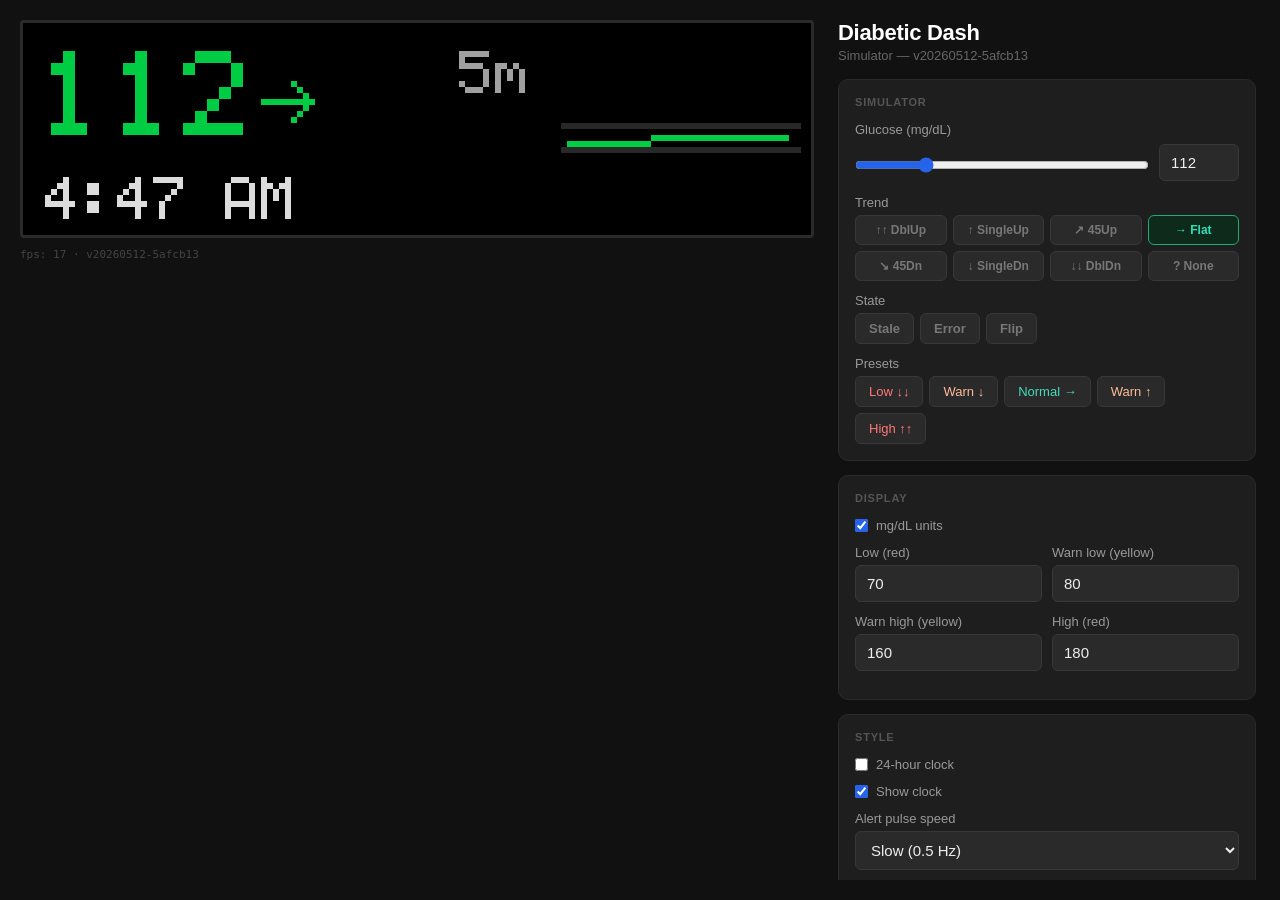
<file: sim/index.html>
<!DOCTYPE html>
<html lang="en">
<head>
  <meta charset="UTF-8">
  <meta name="viewport" content="width=device-width, initial-scale=1">
  <title>Diabetic Dash Simulator</title>
  <style>
    *, *::before, *::after { box-sizing: border-box; margin: 0; padding: 0; }
    body {
      font-family: -apple-system, BlinkMacSystemFont, 'Segoe UI', sans-serif;
      background: #111;
      color: #e0e0e0;
      display: flex;
      flex-direction: row;
      align-items: flex-start;
      gap: 24px;
      padding: 20px;
      min-height: 100vh;
    }
    section {
      background: #1e1e1e;
      border: 1px solid #2a2a2a;
      border-radius: 10px;
      padding: 16px;
      margin-bottom: 14px;
    }
    h1 { font-size: 22px; font-weight: 700; color: #fff; letter-spacing: -0.3px; }
    .subtitle { font-size: 13px; color: #666; margin-top: 2px; margin-bottom: 16px; }
    h2 {
      font-size: 11px; font-weight: 600; text-transform: uppercase;
      letter-spacing: 0.8px; color: #555; margin-bottom: 14px;
    }
    label { display: block; font-size: 13px; color: #999; margin-bottom: 12px; }
    label:last-child { margin-bottom: 0; }
    input, select {
      display: block; width: 100%; margin-top: 5px;
      padding: 9px 11px; background: #2a2a2a; border: 1px solid #383838;
      border-radius: 6px; color: #eee; font-size: 15px;
      outline: none; transition: border-color 0.15s;
    }
    input:focus, select:focus { border-color: #3b82f6; }
    .row { display: flex; gap: 10px; }
    .row label { flex: 1; }
    button {
      display: block; width: 100%; padding: 12px; margin-bottom: 10px;
      background: #2563eb; color: #fff; border: none; border-radius: 8px;
      font-size: 15px; font-weight: 600; cursor: pointer; transition: background 0.15s;
    }
    button:hover { background: #1d4ed8; }
    button.secondary {
      background: #1e3a5f; color: #7af; font-weight: 400; font-size: 13px;
    }
    button.secondary:hover { background: #1a4a7a; }
    .hint { font-size: 12px; color: #555; margin-top: 10px; line-height: 1.5; }
    #display-col { flex-shrink: 0; }
    #display-frame {
      background: #000; border: 3px solid #2a2a2a;
      border-radius: 4px; display: inline-block; padding: 10px;
    }
    canvas { display: block; image-rendering: pixelated; image-rendering: crisp-edges; }
    #fps-ver { color: #444; font-size: 11px; font-family: monospace; margin-top: 6px; }
    #controls {
      width: 480px; max-height: calc(100vh - 40px);
      overflow-y: auto; padding-right: 4px; padding-bottom: 20px;
      scrollbar-width: thin; scrollbar-color: #333 #111;
    }
    header { margin-bottom: 16px; }
    .toggles { display: flex; flex-wrap: wrap; gap: 6px; margin-top: 5px; }
    .toggle {
      padding: 7px 13px; background: #2a2a2a; border: 1px solid #383838;
      border-radius: 6px; color: #777; cursor: pointer; font-size: 13px;
      font-family: inherit; transition: all .1s; width: auto; margin-bottom: 0;
    }
    .toggle.on { background: #0d2a1a; border-color: #2a7; color: #3db; }
    .trend-grid {
      display: grid; grid-template-columns: repeat(4,1fr);
      gap: 6px; margin-top: 5px;
    }
    .trend-btn {
      padding: 7px 4px; background: #2a2a2a; border: 1px solid #383838;
      border-radius: 6px; color: #777; cursor: pointer; font-size: 12px;
      font-family: inherit; text-align: center; width: auto; margin-bottom: 0;
    }
    .trend-btn.active { background: #0d2a1a; border-color: #2a7; color: #3db; }
    .slider-row { display: flex; align-items: center; gap: 10px; margin-top: 5px; }
    .slider-row input[type=range] { flex: 1; accent-color: #2563eb; }
    .slider-row input[type=number] { width: 80px; display: inline; margin-top: 0; }
    .presets { display: flex; flex-wrap: wrap; gap: 6px; margin-top: 5px; }
    .preset-btn {
      padding: 7px 13px; background: #2a2a2a; border: 1px solid #383838;
      border-radius: 6px; cursor: pointer; font-size: 13px; font-family: inherit;
      width: auto; margin-bottom: 0; font-weight: 400; color: #eee;
    }
    .preset-btn:hover { background: #333; }
    input[type=color] { padding: 2px 4px; height: 36px; cursor: pointer; }
    #copy-toast { color: #3db; font-size: 11px; text-align: center; height: 16px; margin-top: 4px; }
    /* Noctiluca section */
    #noct-section { border-color: #1a3a4a; background: #0f1c22; }
    #noct-section h2 { color: #2a9aaa; letter-spacing: 1px; }
    #noct-section label { color: #7bb; }
    .noct-actions { display: flex; gap: 6px; margin-bottom: 10px; }
    .noct-actions button { margin-bottom: 0; padding: 7px; font-size: 12px; }
    .noct-grid {
      display: grid; grid-template-columns: 1fr 1fr;
      gap: 5px 14px; margin-bottom: 12px;
    }
    .noct-grid label {
      display: flex; align-items: center; gap: 7px;
      font-size: 12px; color: #7bb; margin-bottom: 0; cursor: pointer;
    }
    .noct-grid input[type=checkbox] {
      width: auto; margin: 0; padding: 0; height: auto;
      accent-color: #2a9aaa; cursor: pointer;
    }
    .noct-sub {
      border-top: 1px solid #1a3a4a; margin-top: 12px; padding-top: 12px;
    }
    .cb-label {
      display: flex; align-items: center; gap: 8px; cursor: pointer; margin-bottom: 12px;
    }
    .cb-label input[type=checkbox] {
      width: auto; margin: 0; padding: 0; height: auto; accent-color: #2563eb;
    }
    .cb-label:last-child { margin-bottom: 0; }
  </style>
</head>
<body>

<div id="display-col">
  <div id="display-frame">
    <canvas id="c" width="768" height="192"></canvas>
  </div>
  <div id="fps-ver">fps: -- &nbsp;·&nbsp; v20260512-5afcb13</div>
</div>

<div id="controls">
  <header>
    <h1>Diabetic Dash</h1>
    <p class="subtitle">Simulator — v20260512-5afcb13</p>
  </header>

  <section>
    <h2>Simulator</h2>
    <label>
      Glucose (mg/dL)
      <div class="slider-row">
        <input type="range" id="glucose-range" min="40" max="400" value="112"
               oninput="onGlucoseRange(this.value)">
        <input type="number" id="glucose-num" min="40" max="400" value="112"
               oninput="onGlucoseNum(this.value)">
      </div>
    </label>
    <label>
      Trend
      <div class="trend-grid" id="trend-grid"></div>
    </label>
    <label>
      State
      <div class="toggles">
        <button class="toggle" id="t-stale"  onclick="toggleState('stale')">Stale</button>
        <button class="toggle" id="t-error"  onclick="toggleState('error')">Error</button>
        <button class="toggle" id="t-flip"   onclick="toggleState('flipped')">Flip</button>
      </div>
    </label>
    <label>
      Presets
      <div class="presets">
        <button class="preset-btn" style="color:#f77" onclick="setPreset(55,7)">Low ↓↓</button>
        <button class="preset-btn" style="color:#fb9" onclick="setPreset(75,6)">Warn ↓</button>
        <button class="preset-btn" style="color:#4db" onclick="setPreset(112,4)">Normal →</button>
        <button class="preset-btn" style="color:#fb9" onclick="setPreset(155,3)">Warn ↑</button>
        <button class="preset-btn" style="color:#f77" onclick="setPreset(220,1)">High ↑↑</button>
      </div>
    </label>
  </section>

  <section>
    <h2>Display</h2>
    <label class="cb-label">
      <input type="checkbox" name="unit_mgdl" checked>
      mg/dL units
    </label>
    <div class="row">
      <label>
        Low (red)
        <input name="glucose_low" type="number" min="40" max="400" step="1" value="70"
               oninput="cfg.glucose_low = +this.value">
      </label>
      <label>
        Warn low (yellow)
        <input name="glucose_warn_low" type="number" min="40" max="400" step="1" value="80"
               oninput="cfg.glucose_warn_low = +this.value">
      </label>
    </div>
    <div class="row">
      <label>
        Warn high (yellow)
        <input name="glucose_warn_high" type="number" min="40" max="400" step="1" value="160"
               oninput="cfg.glucose_warn_high = +this.value">
      </label>
      <label>
        High (red)
        <input name="glucose_high" type="number" min="40" max="400" step="1" value="180"
               oninput="cfg.glucose_high = +this.value">
      </label>
    </div>
  </section>

  <section>
    <h2>Style</h2>
    <label class="cb-label">
      <input type="checkbox" name="clock_24h"
             onchange="cfg.clock_24h=this.checked">
      24-hour clock
    </label>
    <label class="cb-label">
      <input type="checkbox" name="show_clock" checked
             onchange="cfg.show_clock=this.checked">
      Show clock
    </label>
    <label>
      Alert pulse speed
      <select name="pulse_speed" onchange="cfg.pulse_speed=+this.value">
        <option value="0">Very slow (0.25 Hz)</option>
        <option value="1" selected>Slow (0.5 Hz)</option>
        <option value="2">Normal (1 Hz)</option>
      </select>
    </label>
    <label>
      Alert pulse minimum brightness (%)
      <input name="pulse_min" type="number" min="0" max="90" step="5" value="50"
             oninput="cfg.pulse_min=+this.value">
    </label>
    <label class="cb-label">
      <input type="checkbox" name="show_sparkline" checked
             onchange="cfg.show_sparkline=this.checked">
      Show sparkline
    </label>
    <label class="cb-label">
      <input type="checkbox" name="sparkline_auto"
             onchange="cfg.sparkline_auto=this.checked">
      Auto-fit sparkline range
    </label>
    <label class="cb-label">
      <input type="checkbox" name="sparkline_shadow"
             onchange="cfg.sparkline_shadow=this.checked">
      Sparkline drop shadow
    </label>
    <label class="cb-label">
      <input type="checkbox" name="sparkline_fill"
             onchange="cfg.sparkline_fill=this.checked">
      Sparkline area fill
    </label>
    <label class="cb-label">
      <input type="checkbox" name="show_age" checked
             onchange="cfg.show_age=this.checked">
      Show reading age
    </label>
    <label class="cb-label">
      <input type="checkbox" name="show_status_label" checked
             onchange="cfg.show_status_label=this.checked">
      Show HI/LO label
    </label>
    <label class="cb-label">
      <input type="checkbox" name="auto_rotate">
      Auto-rotate (gyro)
    </label>
  </section>

  <section>
    <h2>Colors</h2>
    <div class="row">
      <label>
        Alert (low / high)
        <input name="color_low" type="color" value="#ff2200"
               oninput="cfg.color_low=parseInt(this.value.slice(1),16)">
      </label>
      <label>
        Warning threshold
        <input name="color_warn" type="color" value="#ffcc00"
               oninput="cfg.color_warn=parseInt(this.value.slice(1),16)">
      </label>
    </div>
    <div class="row" style="margin-top:10px">
      <label>
        In-range
        <input name="color_ok" type="color" value="#00cc44"
               oninput="cfg.color_ok=parseInt(this.value.slice(1),16)">
      </label>
    </div>
  </section>

  <!-- Noctiluca Theme -->
  <section id="noct-section">
    <h2>✦ Noctiluca Theme</h2>
    <div class="noct-actions">
      <button class="secondary" style="flex:1" onclick="setAllNoct(true)">Enable All</button>
      <button class="secondary" style="flex:1" onclick="setAllNoct(false)">Disable All</button>
    </div>
    <div class="noct-grid">
      <label><input type="checkbox" id="n-show_wave"    onchange="cfg.status_bar_style=this.checked?0:2"> Animated wave</label>
      <label><input type="checkbox" id="n-show_stars"   onchange="cfg.show_stars=this.checked"> Stars</label>
      <label><input type="checkbox" id="n-wave_enhanced"
                    onchange="noct.wave_enhanced=this.checked;document.getElementById('wave2-color-row').style.display=this.checked?'':'none'">
             Second wave color</label>
      <label><input type="checkbox" id="n-wave_tide"    onchange="noctTideChanged(this.checked)"> Tide = glucose zone</label>
      <label><input type="checkbox" id="n-boat_ride"    onchange="noctBoatChanged(this.checked)"> Boat on the waves</label>
      <label><input type="checkbox" id="n-boat_duck"   onchange="noctDuckChanged(this.checked)"> 🦆 Duck instead</label>
      <label><input type="checkbox" id="n-stars_tint"   onchange="noct.stars_tint=this.checked"> Star horizon tint</label>
      <label><input type="checkbox" id="n-aurora"       onchange="noct.aurora=this.checked"> Aurora</label>
      <label></label>
    </div>

    <!-- Tide aggressiveness — conditional -->
    <div id="tide-strength-row" style="display:none;margin-bottom:12px">
      <label style="color:#7bb;margin-bottom:0">
        Tide aggressiveness
        <div class="slider-row">
          <input type="range" name="tide_strength" min="0" max="100" value="75"
                 oninput="cfg.tide_strength=+this.value;document.getElementById('tide-str-num').value=this.value">
          <input type="number" id="tide-str-num" style="width:60px;margin-top:0;display:inline"
                 min="0" max="100" value="75"
                 oninput="cfg.tide_strength=+this.value;document.querySelector('[name=tide_strength]').value=this.value">
        </div>
      </label>
    </div>

    <!-- Second wave color — conditional -->
    <div id="wave2-color-row" style="display:none;margin-bottom:12px">
      <label style="color:#7bb;margin-bottom:0">
        Second wave color (deep)
        <input name="color_wave2" type="color" value="#0a0020"
               oninput="cfg.color_wave2=parseInt(this.value.slice(1),16)">
      </label>
    </div>

    <!-- Boat/duck colors — conditional -->
    <div id="boat-colors-row" style="display:none;margin-bottom:12px">
      <div class="row">
        <label style="color:#7bb">
          <span id="boat-hull-label">Hull color</span>
          <input name="color_boat_hull" type="color" value="#c87828"
                 oninput="cfg.color_boat_hull=parseInt(this.value.slice(1),16)">
        </label>
        <label style="color:#7bb">
          <span id="boat-sail-label">Sail color</span>
          <input name="color_boat_sail" type="color" value="#aa8c3c"
                 oninput="cfg.color_boat_sail=parseInt(this.value.slice(1),16)">
        </label>
      </div>
    </div>

    <div class="noct-sub">
      <button class="secondary" style="margin-bottom:12px" onclick="applyOceanPalette()">Apply Ocean Palette</button>
      <label style="color:#7bb">
        Wave base color
        <input name="color_wave" type="color" value="#0035d2"
               oninput="cfg.color_wave=parseInt(this.value.slice(1),16)">
      </label>
      <label style="color:#7bb;margin-bottom:0">
        Wave speed
        <select name="wave_speed" onchange="cfg.wave_speed=+this.value">
          <option value="0" selected>Slow</option>
          <option value="1">Normal</option>
          <option value="2">Fast</option>
        </select>
      </label>
    </div>
    <p class="hint" style="margin-top:10px">Prototype features — toggle individually to preview.</p>
  </section>

  <div style="display:flex;gap:8px">
    <button class="secondary" style="flex:1" onclick="copyConfig()">Copy Config JSON</button>
    <label style="flex:1;margin:0">
      <button class="secondary" style="width:100%" onclick="document.getElementById('import-file').click()">Import Config</button>
      <input type="file" id="import-file" accept=".json" style="display:none" onchange="importConfig(this)">
    </label>
  </div>
  <div id="copy-toast"></div>
</div>

<script>
// ── Config (mirrors DashConfig defaults) ─────────────────────────────────────
const cfg = {
  glucose_low: 70, glucose_high: 180, glucose_warn_low: 80, glucose_warn_high: 160,
  clock_24h: false, pulse_speed: 1, pulse_min: 50,
  wave_speed: 0, status_bar_style: 2,
  show_sparkline: true, sparkline_auto: false,
  sparkline_shadow: false, sparkline_fill: false,
  show_age: true, show_status_label: true, show_clock: true,
  show_stars: false,
  tide_strength: 75,
  color_low: 0xFF2200, color_warn: 0xFFCC00, color_ok: 0x00CC44,
  color_wave: 0x0035D2, color_wave2: 0x0a0020,
  color_boat_hull: 0xC87828, color_boat_sail: 0xAA8C3C,
};

const state = {
  value_mgdl: 112, trend_code: 4,
  stale: false, error: false, flipped: false,
  sparkline: [88,92,96,101,106,109,112,115,113,111,112,110,112],
};

// Noctiluca feature flags — keys match future DashConfig field names
const noct = {
  wave_enhanced: false,
  wave_tide:     false,
  stars_tint:    false,
  aurora:        false,
  boat_ride:     false,
  boat_duck:     false,
};

function setAllNoct(v) {
  Object.keys(noct).forEach(k => noct[k] = v);
  document.querySelectorAll('#noct-section input[type=checkbox]').forEach(cb => cb.checked = v);
  cfg.status_bar_style = v ? 0 : 2;
  cfg.show_stars = v;
  const waveEl = document.getElementById('n-show_wave');
  if (waveEl) waveEl.checked = v;
  const starsEl = document.getElementById('n-show_stars');
  if (starsEl) starsEl.checked = v;
  document.getElementById('tide-strength-row').style.display = v ? '' : 'none';
  document.getElementById('wave2-color-row').style.display   = v ? '' : 'none';
  document.getElementById('boat-colors-row').style.display   = v ? '' : 'none';
  if (v) applyOceanPalette();
}

function noctTideChanged(checked) {
  noct.wave_tide = checked;
  document.getElementById('tide-strength-row').style.display = checked ? '' : 'none';
}

function noctBoatChanged(checked) {
  noct.boat_ride = checked;
  document.getElementById('boat-colors-row').style.display = checked ? '' : 'none';
  syncBoatColorLabels();
}

function noctDuckChanged(checked) {
  noct.boat_duck = checked;
  if (checked) {
    cfg.color_boat_hull = 0xFFDD00;
    cfg.color_boat_sail = 0xFF7700;
    document.querySelector('[name=color_boat_hull]').value = '#ffdd00';
    document.querySelector('[name=color_boat_sail]').value = '#ff7700';
  }
  syncBoatColorLabels();
}

function syncBoatColorLabels() {
  const isDuck = noct.boat_duck;
  const hullLbl = document.getElementById('boat-hull-label');
  const sailLbl = document.getElementById('boat-sail-label');
  if (hullLbl) hullLbl.textContent = isDuck ? 'Body color' : 'Hull color';
  if (sailLbl) sailLbl.textContent = isDuck ? 'Beak color' : 'Sail color';
}

function applyOceanPalette() {
  cfg.color_low  = 0x8E0045; cfg.color_warn = 0x5386E4;
  cfg.color_ok   = 0x00E5CC; cfg.color_wave = 0x002080;
  document.querySelector('[name=color_low]').value  = '#8e0045';
  document.querySelector('[name=color_warn]').value = '#5386e4';
  document.querySelector('[name=color_ok]').value   = '#00e5cc';
  document.querySelector('[name=color_wave]').value = '#002080';
}

// ── Canvas setup ──────────────────────────────────────────────────────────────
const W = 128, H = 32;
const visible = document.getElementById('c');
const vctx = visible.getContext('2d');
vctx.imageSmoothingEnabled = false;
const off = document.createElement('canvas');
off.width = W; off.height = H;
const octx = off.getContext('2d');
let img = new ImageData(W, H);
let px  = img.data;

function setPixel(x, y, r, g, b) {
  if (x < 0 || x >= W || y < 0 || y >= H) return;
  const i = (y * W + x) << 2;
  px[i] = r; px[i+1] = g; px[i+2] = b; px[i+3] = 255;
}

function pxHash(x, row, tSlot) {
  let n = (Math.imul(x,1619) + Math.imul(row,31337) + Math.imul(tSlot,3571)) >>> 0;
  n ^= (n << 13); n = n >>> 0; n ^= (n >>> 17); n ^= (n << 5); n = n >>> 0;
  return (n & 0xFFFF) / 65535.0;
}

function unpack(rgb) { return [(rgb>>>16)&0xFF,(rgb>>>8)&0xFF,rgb&0xFF]; }

function valueColor(mgdl) {
  if (mgdl <= cfg.glucose_low  || mgdl >= cfg.glucose_high)         return unpack(cfg.color_low);
  if (mgdl <= cfg.glucose_warn_low || mgdl >= cfg.glucose_warn_high) return unpack(cfg.color_warn);
  return unpack(cfg.color_ok);
}

function drawLine(x1,y1,x2,y2,r,g,b) {
  let dx=Math.abs(x2-x1),dy=Math.abs(y2-y1),sx=x1<x2?1:-1,sy=y1<y2?1:-1,err=dx-dy;
  for(;;){setPixel(x1,y1,r,g,b);if(x1===x2&&y1===y2)break;
    const e2=2*err;if(e2>-dy){err-=dy;x1+=sx;}if(e2<dx){err+=dx;y1+=sy;}}
}

// ── Adafruit GFX 5×7 bitmap font ─────────────────────────────────────────────
const FONT = [
  0x00,0x00,0x00,0x00,0x00, 0x00,0x00,0x5F,0x00,0x00, 0x00,0x07,0x00,0x07,0x00,
  0x14,0x7F,0x14,0x7F,0x14, 0x24,0x2A,0x7F,0x2A,0x12, 0x23,0x13,0x08,0x64,0x62,
  0x36,0x49,0x55,0x22,0x50, 0x00,0x05,0x03,0x00,0x00, 0x00,0x1C,0x22,0x41,0x00,
  0x00,0x41,0x22,0x1C,0x00, 0x14,0x08,0x3E,0x08,0x14, 0x08,0x08,0x3E,0x08,0x08,
  0x00,0x50,0x30,0x00,0x00, 0x08,0x08,0x08,0x08,0x08, 0x00,0x60,0x60,0x00,0x00,
  0x20,0x10,0x08,0x04,0x02, 0x3E,0x51,0x49,0x45,0x3E, 0x00,0x42,0x7F,0x40,0x00,
  0x42,0x61,0x51,0x49,0x46, 0x21,0x41,0x45,0x4B,0x31, 0x18,0x14,0x12,0x7F,0x10,
  0x27,0x45,0x45,0x45,0x39, 0x3C,0x4A,0x49,0x49,0x30, 0x01,0x71,0x09,0x05,0x03,
  0x36,0x49,0x49,0x49,0x36, 0x06,0x49,0x49,0x29,0x1E, 0x00,0x36,0x36,0x00,0x00,
  0x00,0x56,0x36,0x00,0x00, 0x08,0x14,0x22,0x41,0x00, 0x14,0x14,0x14,0x14,0x14,
  0x00,0x41,0x22,0x14,0x08, 0x02,0x01,0x51,0x09,0x06, 0x32,0x49,0x79,0x41,0x3E,
  0x7E,0x11,0x11,0x11,0x7E, 0x7F,0x49,0x49,0x49,0x36, 0x3E,0x41,0x41,0x41,0x22,
  0x7F,0x41,0x41,0x22,0x1C, 0x7F,0x49,0x49,0x49,0x41, 0x7F,0x09,0x09,0x09,0x01,
  0x3E,0x41,0x49,0x49,0x7A, 0x7F,0x08,0x08,0x08,0x7F, 0x00,0x41,0x7F,0x41,0x00,
  0x20,0x40,0x41,0x3F,0x01, 0x7F,0x08,0x14,0x22,0x41, 0x7F,0x40,0x40,0x40,0x40,
  0x7F,0x02,0x0C,0x02,0x7F, 0x7F,0x04,0x08,0x10,0x7F, 0x3E,0x41,0x41,0x41,0x3E,
  0x7F,0x09,0x09,0x09,0x06, 0x3E,0x41,0x51,0x21,0x5E, 0x7F,0x09,0x19,0x29,0x46,
  0x46,0x49,0x49,0x49,0x31, 0x01,0x01,0x7F,0x01,0x01, 0x3F,0x40,0x40,0x40,0x3F,
  0x1F,0x20,0x40,0x20,0x1F, 0x3F,0x40,0x38,0x40,0x3F, 0x63,0x14,0x08,0x14,0x63,
  0x07,0x08,0x70,0x08,0x07, 0x61,0x51,0x49,0x45,0x43, 0x00,0x41,0x7F,0x40,0x00,
  0x02,0x04,0x08,0x10,0x20, 0x00,0x40,0x7F,0x41,0x00, 0x04,0x02,0x01,0x02,0x04,
  0x40,0x40,0x40,0x40,0x40, 0x00,0x01,0x02,0x04,0x00, 0x20,0x54,0x54,0x54,0x78,
  0x7F,0x48,0x44,0x44,0x38, 0x38,0x44,0x44,0x44,0x20, 0x38,0x44,0x44,0x48,0x7F,
  0x38,0x54,0x54,0x54,0x18, 0x08,0x7E,0x09,0x01,0x02, 0x0C,0x52,0x52,0x52,0x3E,
  0x7F,0x08,0x04,0x04,0x78, 0x00,0x44,0x7D,0x40,0x00, 0x20,0x40,0x44,0x3D,0x00,
  0x7F,0x10,0x28,0x44,0x00, 0x00,0x41,0x7F,0x40,0x00, 0x7C,0x04,0x18,0x04,0x78,
  0x7C,0x08,0x04,0x04,0x78, 0x38,0x44,0x44,0x44,0x38, 0x7C,0x14,0x14,0x14,0x08,
  0x08,0x14,0x14,0x18,0x7C, 0x7C,0x08,0x04,0x04,0x08, 0x48,0x54,0x54,0x54,0x20,
  0x04,0x3F,0x44,0x40,0x20, 0x3C,0x40,0x40,0x20,0x7C, 0x1C,0x20,0x40,0x20,0x1C,
  0x3C,0x40,0x30,0x40,0x3C, 0x44,0x28,0x10,0x28,0x44, 0x0C,0x50,0x50,0x50,0x3C,
  0x44,0x64,0x54,0x4C,0x44, 0x00,0x08,0x36,0x41,0x00, 0x00,0x00,0x7F,0x00,0x00,
  0x00,0x41,0x36,0x08,0x00, 0x10,0x08,0x08,0x10,0x08,
];

function drawText(text, cx, cy, r, g, b, size) {
  const s = size || 1;
  let x = cx;
  for (let ci = 0; ci < text.length; ci++) {
    const code = text.charCodeAt(ci);
    if (code < 0x20 || code > 0x7E) { x += 6 * s; continue; }
    const base = (code - 0x20) * 5;
    for (let col = 0; col < 5; col++) {
      const bits = FONT[base + col];
      for (let row = 0; row < 7; row++) {
        if (bits & (1 << row)) {
          for (let sy = 0; sy < s; sy++)
            for (let sx = 0; sx < s; sx++)
              setPixel(x + col * s + sx, cy + row * s + sy, r, g, b);
        }
      }
    }
    x += 6 * s;
  }
}

// ── Stars ─────────────────────────────────────────────────────────────────────
const STAR_SLOT = 42;

function drawSparkles(t) {
  if (!cfg.show_stars) return;
  const [wr,wg,wb] = unpack(cfg.color_wave);
  for (let y = 1; y < 22; y++) {
    for (let x = 0; x < W; x++) {
      if (pxHash(x, y, STAR_SLOT) < 0.008) {
        const freq  = 0.002 + pxHash(x, y, STAR_SLOT+700) * 0.006;
        const phase = pxHash(x, y, STAR_SLOT+300) * 6.2832;
        const bright = 0.25 + 0.75 * (Math.sin(t * freq + phase) * 0.5 + 0.5);
        const v = Math.round(bright * 230);
        if (noct.stars_tint && y >= 17) {
          const tint = (y - 17) / 4.0 * 0.35;
          setPixel(x, y,
            Math.round(v*(1-tint) + wr*tint),
            Math.round(v*(1-tint) + wg*tint),
            Math.round(v*(1-tint) + wb*tint));
        } else {
          setPixel(x, y, v, v, v);
        }
      }
    }
  }
}

// ── Aurora ────────────────────────────────────────────────────────────────────
function drawAurora(t) {
  if (!noct.aurora) return;
  for (let x = 0; x < W; x++) {
    const b1 = Math.sin(x * 0.05 + t * 0.00007) * 0.5 + 0.5;
    const b2 = Math.sin(x * 0.09 - t * 0.00005 + 1.8) * 0.5 + 0.5;
    const band = b1 * 0.6 + b2 * 0.4;
    for (let y = 0; y < 22; y++) {
      const rowFade = y < 11 ? y / 11.0 : (21 - y) / 10.0;
      const intensity = Math.max(0, band * rowFade - 0.28);
      if (intensity > 0) {
        const v = Math.round(intensity * 22);
        setPixel(x, y, Math.round(v*0.2), Math.min(255,v), Math.min(255,Math.round(v*1.5)));
      }
    }
  }
}

// ── Wave strip ────────────────────────────────────────────────────────────────
// Draw a row of pixels with edge shading (first/last pixel at 40% brightness)
function drawShaded(xL, xR, y, r, g, b) {
  for (let x = xL; x <= xR; x++) {
    const dim = (x === xL || x === xR) ? 0.4 : 1.0;
    setPixel(x, y, Math.round(r*dim), Math.round(g*dim), Math.round(b*dim));
  }
}

function drawStatusBar(sr, sg, sb, t) {
  const WAVE_Y = 22, WAVE_H = 10;
  if (cfg.status_bar_style === 2) return;
  if (cfg.status_bar_style === 1) {
    for (let row = 0; row < WAVE_H; row++)
      for (let x = 0; x < W; x++)
        setPixel(x, WAVE_Y + row, sr, sg, sb);
    return;
  }

  const m = state.value_mgdl;
  const isAlert = m <= cfg.glucose_low  || m >= cfg.glucose_high;
  const isWarn  = m <= cfg.glucose_warn_low || m >= cfg.glucose_warn_high;

  let speedMult = cfg.wave_speed === 0 ? 0.5 : cfg.wave_speed === 2 ? 2.0 : 1.0;

  let amplitude = 1.5, baseline = 2.5;
  if (noct.wave_tide) {
    const s = cfg.tide_strength / 100;
    if (isAlert) {
      amplitude = 1.5 + (3.8 - 1.5) * s;
      baseline  = 2.5 + (3.2 - 2.5) * s;
      speedMult *= 1 + 0.8 * s;
    } else if (isWarn) {
      amplitude = 1.5 + (2.5 - 1.5) * s;
      baseline  = 2.5 + (2.8 - 2.5) * s;
      speedMult *= 1 + 0.3 * s;
    }
  }

  const t4 = Math.floor(t / 64);
  const wr=(cfg.color_wave>>>16)&0xFF, wg=(cfg.color_wave>>>8)&0xFF, wb=cfg.color_wave&0xFF;

  const surfaces = new Float32Array(W);
  for (let x = 0; x < W; x++) {
    const ft = t * 0.001 * speedMult;
    const wave = (Math.sin(x*0.130 - ft*3.00)
                + Math.sin(x*0.071 + ft*2.10) * 0.55
                + Math.sin(x*0.211 - ft*3.30) * 0.35
                + Math.sin(x*0.047 + ft*1.40) * 0.25) / 2.15;
    surfaces[x] = baseline + amplitude * wave;
  }

  const [d2r,d2g,d2b] = unpack(cfg.color_wave2);

  for (let x = 0; x < W; x++) {
    const surface = surfaces[x];
    for (let row = 0; row < WAVE_H; row++) {
      const d = row - surface;
      let bright = d < 0
        ? 0.03 + 0.25 * Math.exp(d * 2.5)
        : 0.12 + 0.58 * Math.exp(-d * 0.55);
      const nd = Math.abs(d);
      if (nd < 2.5) bright += (pxHash(x, row, t4) - 0.5) * 0.12 * (1.0 - nd * 0.4);
      bright = Math.max(0, Math.min(1, bright));
      let r = Math.round(wr * bright);
      let g = Math.round(wg * bright);
      let b = Math.min(255, Math.round(wb * bright + 18.0 * (1.0 - bright)));

      if (noct.wave_enhanced) {
        const depth = row / (WAVE_H - 1);
        r = Math.round(r * (1 - depth * 0.75) + d2r * depth);
        g = Math.round(g * (1 - depth * 0.85) + d2g * depth);
        b = Math.min(255, Math.round(b * (1 - depth * 0.2) + d2b * depth));
      }
      setPixel(x, WAVE_Y + row, r, g, b);
    }
  }

  // Boat or duck sprite bobbing on wave surface
  if (noct.boat_ride) {
    const bx = 62;
    const by = WAVE_Y + Math.floor(surfaces[bx]);
    const [hr,hg,hb] = unpack(cfg.color_boat_hull);
    const [saR,saG,saB] = unpack(cfg.color_boat_sail);

    if (noct.boat_duck) {
      // Duck: round body + head shifted right + beak pixel
      drawShaded(bx-2, bx+2, by,   hr, hg, hb);   // body base: 5px
      drawShaded(bx-3, bx+3, by-1, hr, hg, hb);   // body widest: 7px
      drawShaded(bx-2, bx+2, by-2, hr, hg, hb);   // body upper: 5px
      drawShaded(bx+1, bx+3, by-3, hr, hg, hb);   // neck/head base: 3px
      drawShaded(bx,   bx+3, by-4, hr, hg, hb);   // head: 4px
      setPixel(bx+4, by-3, saR, saG, saB);          // beak
      setPixel(bx+2, by-4, Math.round(hr/8), Math.round(hg/8), Math.round(hb/8)); // eye
    } else {
      // Sailboat: right-triangle sail (right side = mast) + raft at waterline
      drawShaded(bx-3, bx+3, by, hr, hg, hb);
      drawShaded(bx-2, bx+2, by-2, saR, saG, saB);
      drawShaded(bx, bx+2, by-3, saR, saG, saB);
      setPixel(bx+2, by-4, Math.round(saR*0.5), Math.round(saG*0.5), Math.round(saB*0.5));
    }
  }
}

// ── Trend arrows (CX = 42) ────────────────────────────────────────────────────
function drawTrendArrow(code, r, g, b) {
  const CX = 42, CY = 11;
  if (code === 1) {
    drawLine(CX-2,CY+4,CX-2,CY-4,r,g,b); drawLine(CX-2,CY-4,CX-4,CY-2,r,g,b);
    drawLine(CX-2,CY-4,CX,  CY-2,r,g,b);
    drawLine(CX+2,CY+4,CX+2,CY-4,r,g,b); drawLine(CX+2,CY-4,CX,  CY-2,r,g,b);
    drawLine(CX+2,CY-4,CX+4,CY-2,r,g,b); return;
  }
  if (code === 7) {
    drawLine(CX-2,CY-4,CX-2,CY+4,r,g,b); drawLine(CX-2,CY+4,CX-4,CY+2,r,g,b);
    drawLine(CX-2,CY+4,CX,  CY+2,r,g,b);
    drawLine(CX+2,CY-4,CX+2,CY+4,r,g,b); drawLine(CX+2,CY+4,CX,  CY+2,r,g,b);
    drawLine(CX+2,CY+4,CX+4,CY+2,r,g,b); return;
  }
  let x1,y1,x2,y2,hx1,hy1,hx2,hy2;
  switch(code){
    case 2:[x1,y1,x2,y2]=[CX,CY+4,CX,CY-4];     [hx1,hy1,hx2,hy2]=[CX-3,CY-1,CX+3,CY-1]; break;
    case 6:[x1,y1,x2,y2]=[CX,CY-4,CX,CY+4];     [hx1,hy1,hx2,hy2]=[CX-3,CY+1,CX+3,CY+1]; break;
    case 3:[x1,y1,x2,y2]=[CX-3,CY+3,CX+3,CY-3]; [hx1,hy1,hx2,hy2]=[CX,CY-3,CX+3,CY];     break;
    case 5:[x1,y1,x2,y2]=[CX-3,CY-3,CX+3,CY+3]; [hx1,hy1,hx2,hy2]=[CX,CY+3,CX+3,CY];     break;
    default:[x1,y1,x2,y2]=[CX-4,CY,CX+4,CY];    [hx1,hy1,hx2,hy2]=[CX+1,CY-3,CX+1,CY+3];
  }
  drawLine(x1,y1,x2,y2,r,g,b);
  drawLine(x2,y2,hx1,hy1,r,g,b);
  drawLine(x2,y2,hx2,hy2,r,g,b);
}

// ── Sparkline ─────────────────────────────────────────────────────────────────
function drawSparkline(spark) {
  if (!cfg.show_sparkline || spark.length === 0) return;
  const X0=88, Y0=2, HEIGHT=20, WIDTH=40, BAR_W=3;
  const count  = Math.min(spark.length, Math.floor(WIDTH/BAR_W));
  const startI = spark.length > count ? spark.length - count : 0;
  let lo=40, hi=400;
  if (cfg.sparkline_auto && count > 0) {
    let mn=spark[startI], mx=spark[startI];
    for(let i=startI+1;i<startI+count;i++){if(spark[i]<mn)mn=spark[i];if(spark[i]>mx)mx=spark[i];}
    const rng=Math.max(20,mx-mn), pad=Math.max(5,Math.floor(rng/5));
    lo=Math.max(40,mn-pad); hi=Math.min(400,mx+pad);
  }
  const yFor = v => Y0+HEIGHT-1-Math.round((Math.min(hi,Math.max(lo,v))-lo)/(hi-lo)*(HEIGHT-1));
  const pxFor = i => X0 + i * BAR_W + 1;

  for(let x=X0;x<X0+WIDTH;x++){
    setPixel(x,yFor(cfg.glucose_warn_low),40,40,40);
    setPixel(x,yFor(cfg.glucose_warn_high),40,40,40);
  }

  // Area fill: gradient from line color → wave color below each point
  if (cfg.sparkline_fill && count > 0) {
    const [fw,gw,bw] = unpack(cfg.color_wave);
    for (let i = 0; i < count; i++) {
      const x  = pxFor(i);
      const y  = yFor(spark[startI+i]);
      const [lr,lg,lb] = valueColor(spark[startI+i]);
      const maxDy = Y0+HEIGHT-1 - y;
      if (maxDy <= 0) continue;
      for (let dy = 1; dy <= maxDy; dy++) {
        const tv = dy / maxDy;
        const alpha = (1 - tv) * 0.14;
        setPixel(x, y+dy,
          Math.round((lr*(1-tv) + fw*tv) * alpha),
          Math.round((lg*(1-tv) + gw*tv) * alpha),
          Math.round((lb*(1-tv) + bw*tv) * alpha));
      }
    }
  }

  // Lines with optional drop shadow (y+1 at 25%)
  for (let i = 1; i < count; i++) {
    const x1=pxFor(i-1), y1=yFor(spark[startI+i-1]);
    const x2=pxFor(i),   y2=yFor(spark[startI+i]);
    const [r,g,b] = valueColor(spark[startI+i]);
    if (cfg.sparkline_shadow)
      drawLine(x1,y1+1,x2,y2+1,Math.round(r*0.25),Math.round(g*0.25),Math.round(b*0.25));
    drawLine(x1,y1,x2,y2,r,g,b);
  }
  if (count > 0) {
    const last=count-1, x=pxFor(last), y=yFor(spark[startI+last]);
    const [r,g,b]=valueColor(spark[startI+last]);
    setPixel(x,y,r,g,b);
  }
}

// ── Render loop ───────────────────────────────────────────────────────────────
const startTime = performance.now();
let lastFrame=0, fpsCount=0, fpsLast=performance.now();

function render(now) {
  requestAnimationFrame(render);
  if (now - lastFrame < 50) return;
  lastFrame = now;
  fpsCount++;
  if (now - fpsLast >= 1000) {
    document.getElementById('fps-ver').textContent = `fps: ${fpsCount}  ·  v20260512-5afcb13`;
    fpsCount=0; fpsLast=now;
  }
  const t = now - startTime;

  px.fill(0);
  for (let i=3; i<px.length; i+=4) px[i]=255;

  const mgdl       = state.value_mgdl;
  const [cr,cg,cb] = valueColor(mgdl);
  const alert      = mgdl <= cfg.glucose_low || mgdl >= cfg.glucose_high;
  const alertColor = unpack(cfg.color_low);

  drawAurora(t);
  drawSparkles(t);

  if (!state.error) {
    drawSparkline(state.sparkline);
    drawStatusBar(cr, cg, cb, t);
  } else {
    drawStatusBar(...alertColor, t);
  }

  if (!state.error) {
    // Compute pulsed color (used for both glucose number AND arrow)
    let [gr,gg,gb] = [cr,cg,cb];
    if (alert) {
      const pulseHz = [0.25, 0.5, 1.0][cfg.pulse_speed] ?? 0.5;
      const freq = pulseHz * 2 * Math.PI * 0.001;
      const minF = cfg.pulse_min / 100.0;
      const pulse = (1+minF)*0.5 + (1-minF)*0.5*Math.sin(t*freq);
      gr=Math.min(255,Math.round(cr*pulse));
      gg=Math.min(255,Math.round(cg*pulse));
      gb=Math.min(255,Math.round(cb*pulse));
    }

    // Arrow and glucose number share the same pulsed color
    drawTrendArrow(state.trend_code, gr, gg, gb);
    drawText(String(mgdl), 1, 3, gr, gg, gb, 2);

    if (cfg.show_age) drawText('5m', 71, 3, 160,160,160, 1);

    if (cfg.show_status_label) {
      if      (mgdl <= cfg.glucose_low)       drawText('LO',  71,13,255, 34,  0,1);
      else if (mgdl >= cfg.glucose_high)      drawText('HI',  71,13,255, 34,  0,1);
      else if (mgdl <= cfg.glucose_warn_low)  drawText('LO?', 71,13,255,204,  0,1);
      else if (mgdl >= cfg.glucose_warn_high) drawText('HI?', 71,13,255,204,  0,1);
    }

    if (cfg.show_clock) {
      if (state.stale) {
        drawText('STALE', 2, 24, 200,200,200, 1);
      } else {
        const d = new Date();
        let ts;
        if (cfg.clock_24h) {
          ts = String(d.getHours()).padStart(2,'0')+':'+String(d.getMinutes()).padStart(2,'0');
        } else {
          const h = d.getHours()%12||12;
          ts = `${h}:${String(d.getMinutes()).padStart(2,'0')} ${d.getHours()<12?'AM':'PM'}`;
        }
        drawText(ts, 2, 24, 220,220,220, 1);
      }
    }
  } else {
    drawText('ERROR', 2, 24, 255,80,60, 1);
  }

  octx.putImageData(img, 0, 0);
  vctx.imageSmoothingEnabled = false;
  if (state.flipped) {
    vctx.save(); vctx.translate(768,192); vctx.rotate(Math.PI);
    vctx.drawImage(off,0,0,768,192); vctx.restore();
  } else {
    vctx.drawImage(off,0,0,768,192);
  }
}

requestAnimationFrame(render);

// ── UI handlers ───────────────────────────────────────────────────────────────
function onGlucoseRange(v) {
  state.value_mgdl=+v; document.getElementById('glucose-num').value=v; pushSparkline(+v);
}
function onGlucoseNum(v) {
  const c=Math.min(400,Math.max(40,+v||40)); state.value_mgdl=c;
  document.getElementById('glucose-range').value=c; pushSparkline(c);
}
function pushSparkline(v) {
  state.sparkline.push(v); if(state.sparkline.length>13) state.sparkline.shift();
}
function toggleState(key) {
  state[key]=!state[key];
  document.getElementById({stale:'t-stale',error:'t-error',flipped:'t-flip'}[key])
          .classList.toggle('on',state[key]);
}
function setPreset(mgdl,trend) {
  state.value_mgdl=mgdl; state.trend_code=trend; state.stale=false; state.error=false;
  document.getElementById('glucose-range').value=mgdl;
  document.getElementById('glucose-num').value=mgdl;
  document.getElementById('t-stale').classList.remove('on');
  document.getElementById('t-error').classList.remove('on');
  updateTrendButtons(); pushSparkline(mgdl);
}

function copyConfig() {
  const hex = v => '#'+(v&0xFFFFFF).toString(16).padStart(6,'0');
  const out = {
    glucose_low:cfg.glucose_low, glucose_high:cfg.glucose_high,
    glucose_warn_low:cfg.glucose_warn_low, glucose_warn_high:cfg.glucose_warn_high,
    clock_24h:cfg.clock_24h, show_clock:cfg.show_clock,
    pulse_speed:cfg.pulse_speed, pulse_min:cfg.pulse_min,
    wave_speed:cfg.wave_speed, status_bar_style:cfg.status_bar_style,
    show_sparkline:cfg.show_sparkline, sparkline_auto:cfg.sparkline_auto,
    sparkline_shadow:cfg.sparkline_shadow, sparkline_fill:cfg.sparkline_fill,
    show_age:cfg.show_age, show_status_label:cfg.show_status_label,
    show_stars:cfg.show_stars, tide_strength:cfg.tide_strength,
    color_low:hex(cfg.color_low), color_warn:hex(cfg.color_warn),
    color_ok:hex(cfg.color_ok),   color_wave:hex(cfg.color_wave),
    color_wave2:hex(cfg.color_wave2),
    color_boat_hull:hex(cfg.color_boat_hull), color_boat_sail:hex(cfg.color_boat_sail),
    wave_enhanced:noct.wave_enhanced, wave_tide:noct.wave_tide,
    stars_tint:noct.stars_tint, aurora:noct.aurora, boat_ride:noct.boat_ride,
    boat_duck:noct.boat_duck,
  };
  navigator.clipboard.writeText(JSON.stringify(out,null,2)).catch(()=>{
    prompt('Copy this config JSON:',JSON.stringify(out,null,2));
  });
  const toast=document.getElementById('copy-toast');
  toast.textContent='Copied to clipboard!';
  setTimeout(()=>toast.textContent='',2000);
}

function importConfig(input) {
  const file = input.files[0];
  if (!file) return;
  input.value = '';
  const reader = new FileReader();
  reader.onload = e => {
    let d;
    try { d = JSON.parse(e.target.result); } catch { alert('Invalid JSON file.'); return; }
    const hex2int = s => s ? parseInt(s.replace('#',''), 16) : undefined;
    Object.keys(cfg).forEach(k => {
      if (k.startsWith('color_')) {
        if (d[k] !== undefined) cfg[k] = hex2int(d[k]) ?? cfg[k];
      } else if (d[k] !== undefined) {
        cfg[k] = typeof cfg[k] === 'boolean' ? !!d[k] : +d[k] === +d[k] ? +d[k] : d[k];
      }
    });
    // Apply noct flags
    ['wave_enhanced','wave_tide','stars_tint','aurora','boat_ride','boat_duck'].forEach(k => {
      if (d[k] !== undefined) noct[k] = !!d[k];
      const el = document.getElementById('n-'+k);
      if (el) el.checked = noct[k];
    });
    syncBoatColorLabels();
    // Sync n-show_wave and n-show_stars from cfg
    const showWaveEl = document.getElementById('n-show_wave');
    if (showWaveEl) showWaveEl.checked = cfg.status_bar_style === 0;
    const showStarsEl = document.getElementById('n-show_stars');
    if (showStarsEl) showStarsEl.checked = cfg.show_stars;
    // Sync all named inputs
    document.querySelectorAll('[name]').forEach(el => {
      const k = el.name;
      if (!(k in cfg)) return;
      const v = cfg[k];
      if (el.type === 'checkbox')    el.checked = !!v;
      else if (el.type === 'color')  el.value = '#'+(v&0xFFFFFF).toString(16).padStart(6,'0');
      else if (el.tagName==='SELECT') el.value = String(v);
      else el.value = v;
    });
    // Conditional rows
    document.getElementById('tide-strength-row').style.display = noct.wave_tide ? '' : 'none';
    document.getElementById('wave2-color-row').style.display   = noct.wave_enhanced ? '' : 'none';
    document.getElementById('boat-colors-row').style.display   = noct.boat_ride ? '' : 'none';
    document.getElementById('tide-str-num').value = cfg.tide_strength;
    const toast = document.getElementById('copy-toast');
    toast.textContent = 'Config imported!';
    setTimeout(() => toast.textContent = '', 2000);
  };
  reader.readAsText(file);
}

// ── Trend buttons ─────────────────────────────────────────────────────────────
const TREND_LABELS = [
  [1,'↑↑ DblUp'],[2,'↑ SingleUp'],[3,'↗ 45Up'],[4,'→ Flat'],
  [5,'↘ 45Dn'],[6,'↓ SingleDn'],[7,'↓↓ DblDn'],[0,'? None'],
];
function updateTrendButtons() {
  document.querySelectorAll('.trend-btn').forEach(b=>
    b.classList.toggle('active',+b.dataset.code===state.trend_code));
}
const trendGrid=document.getElementById('trend-grid');
TREND_LABELS.forEach(([code,label])=>{
  const btn=document.createElement('button');
  btn.className='trend-btn'+(code===state.trend_code?' active':'');
  btn.dataset.code=code; btn.textContent=label;
  btn.onclick=()=>{state.trend_code=code;updateTrendButtons();};
  trendGrid.appendChild(btn);
});
</script>
</body>
</html>
</file>
